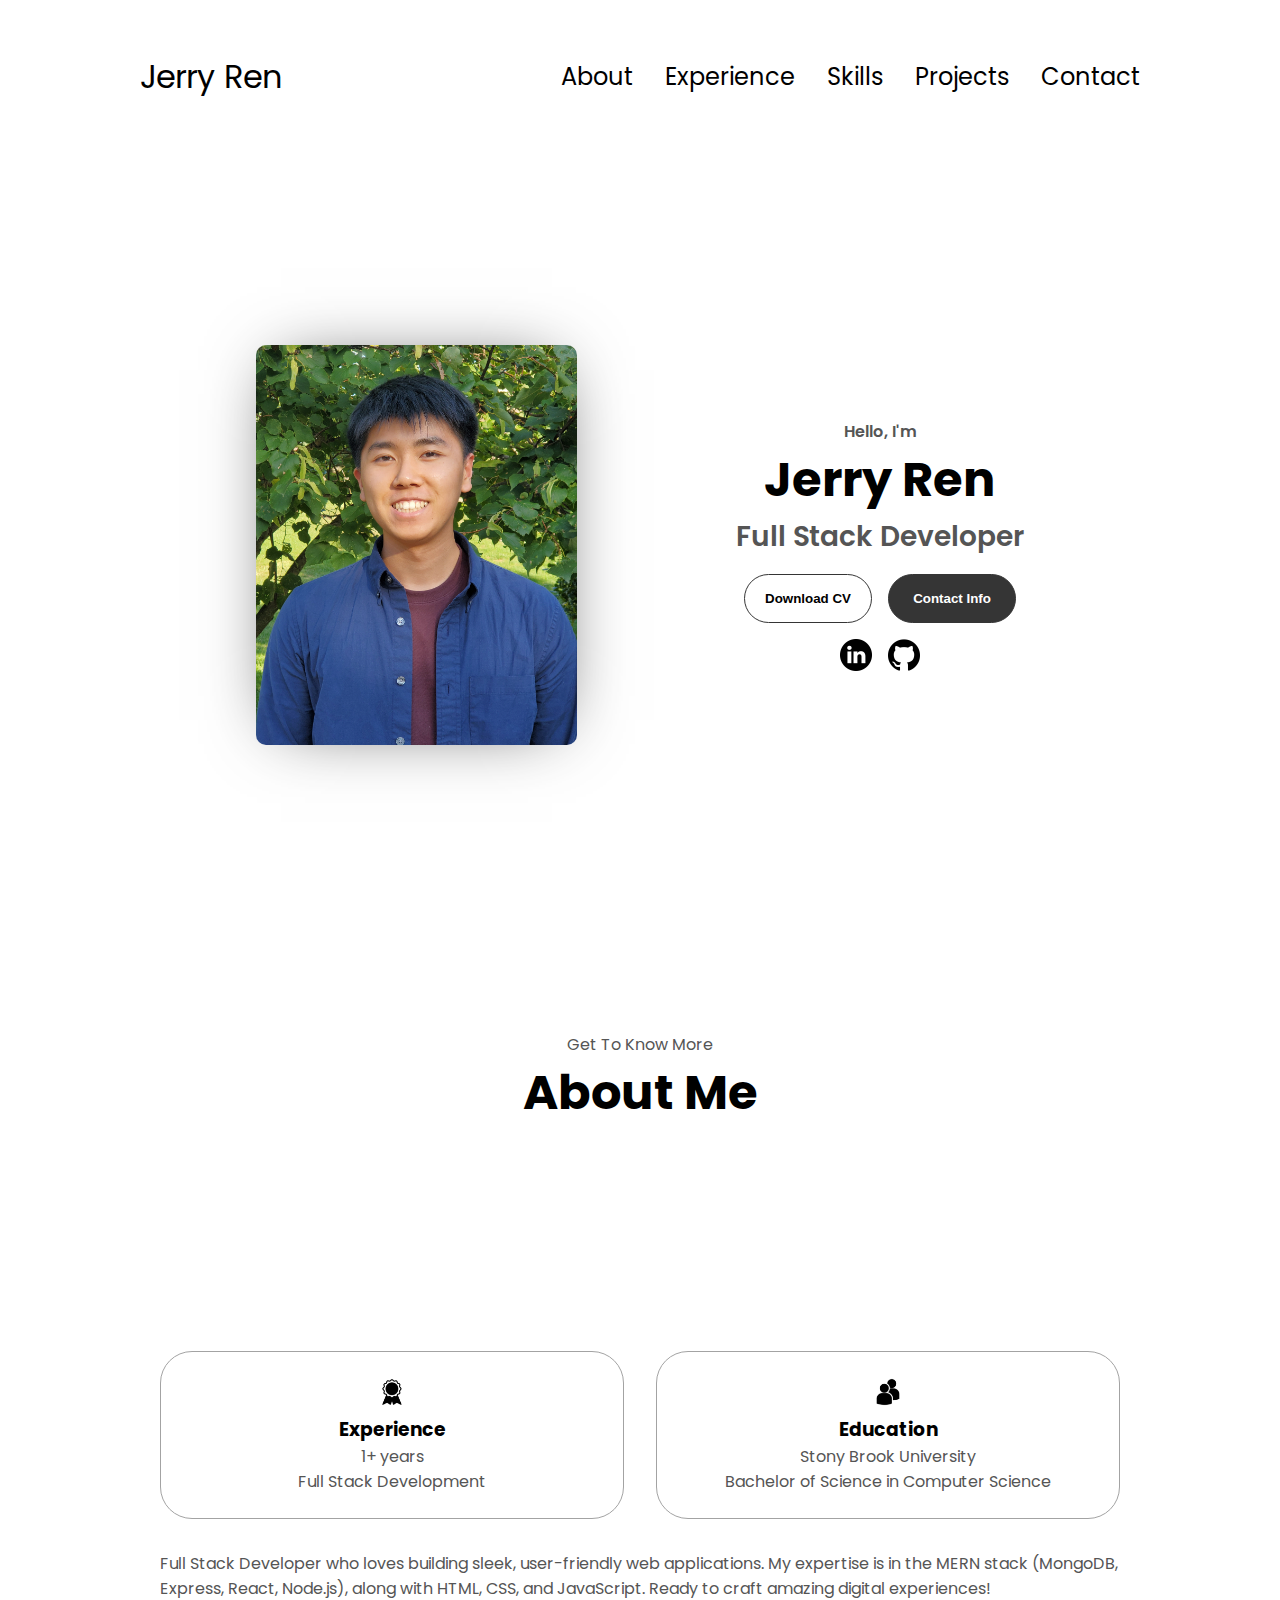
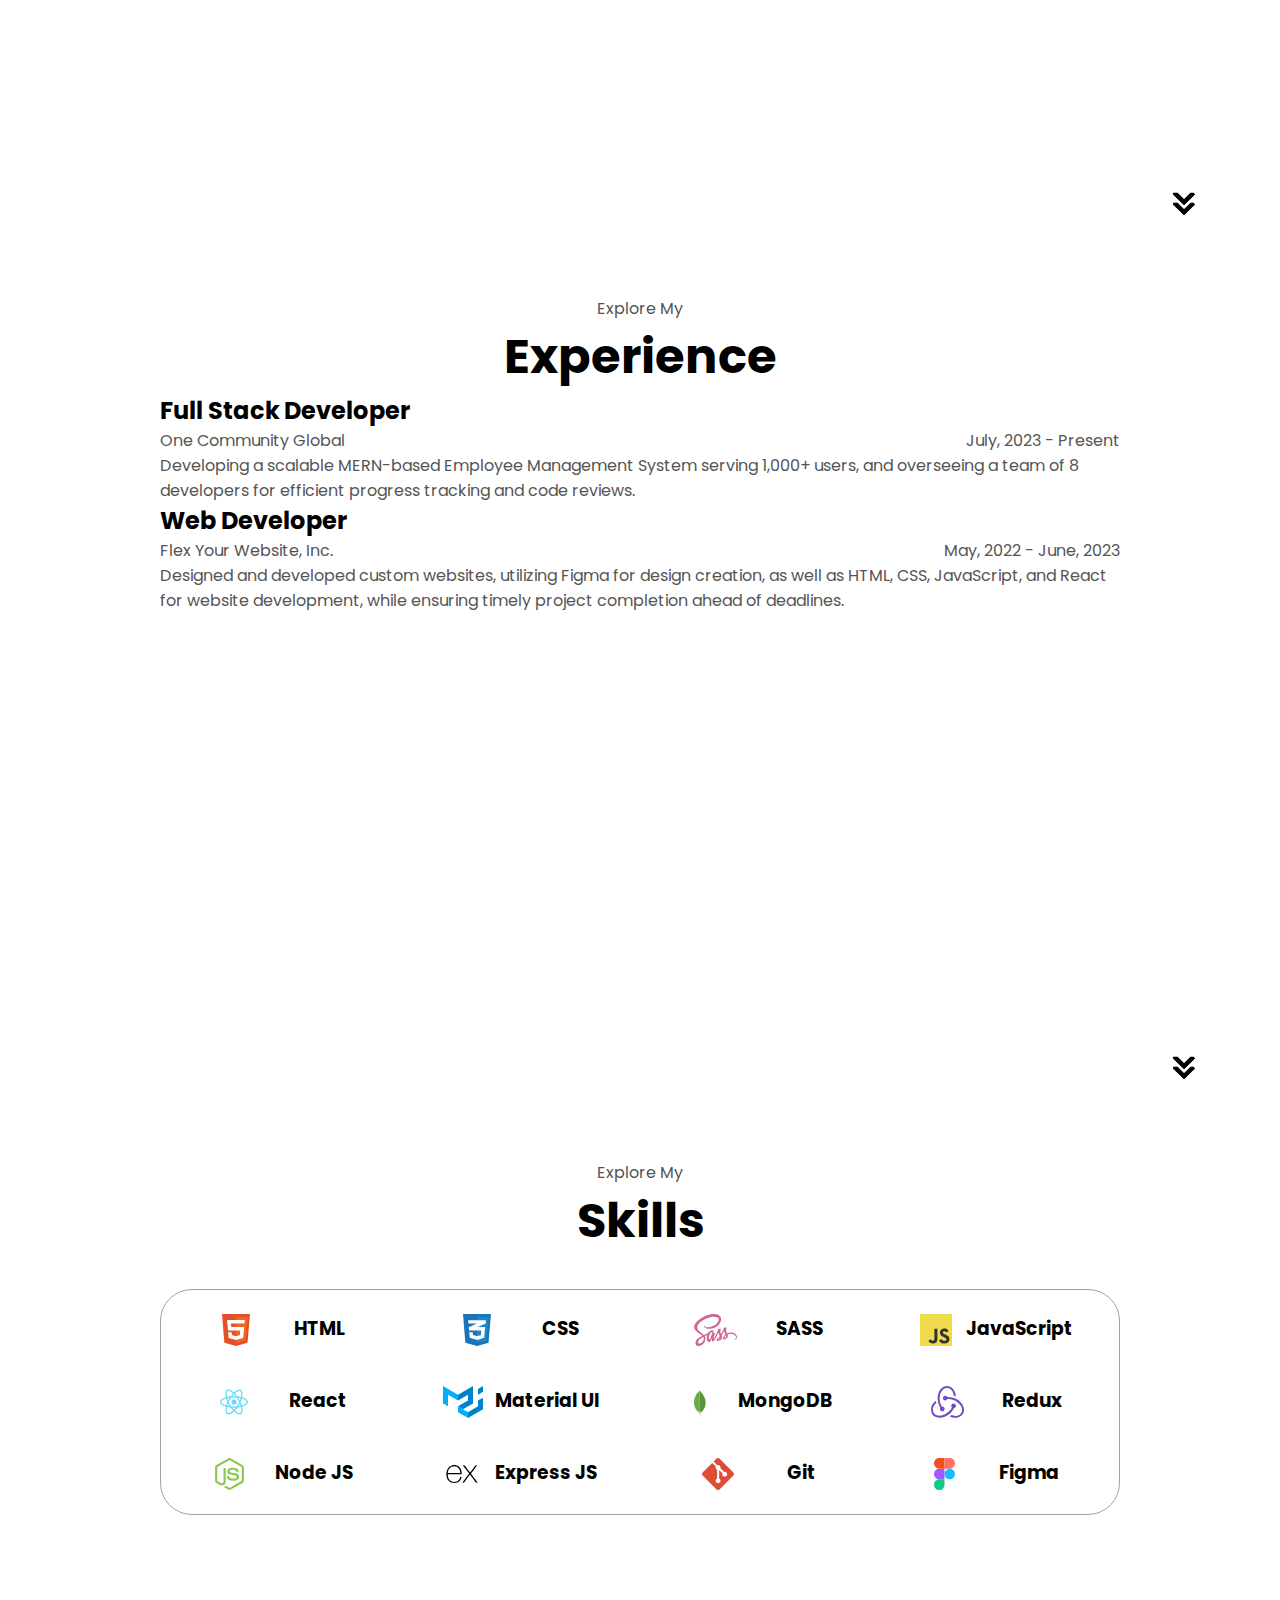
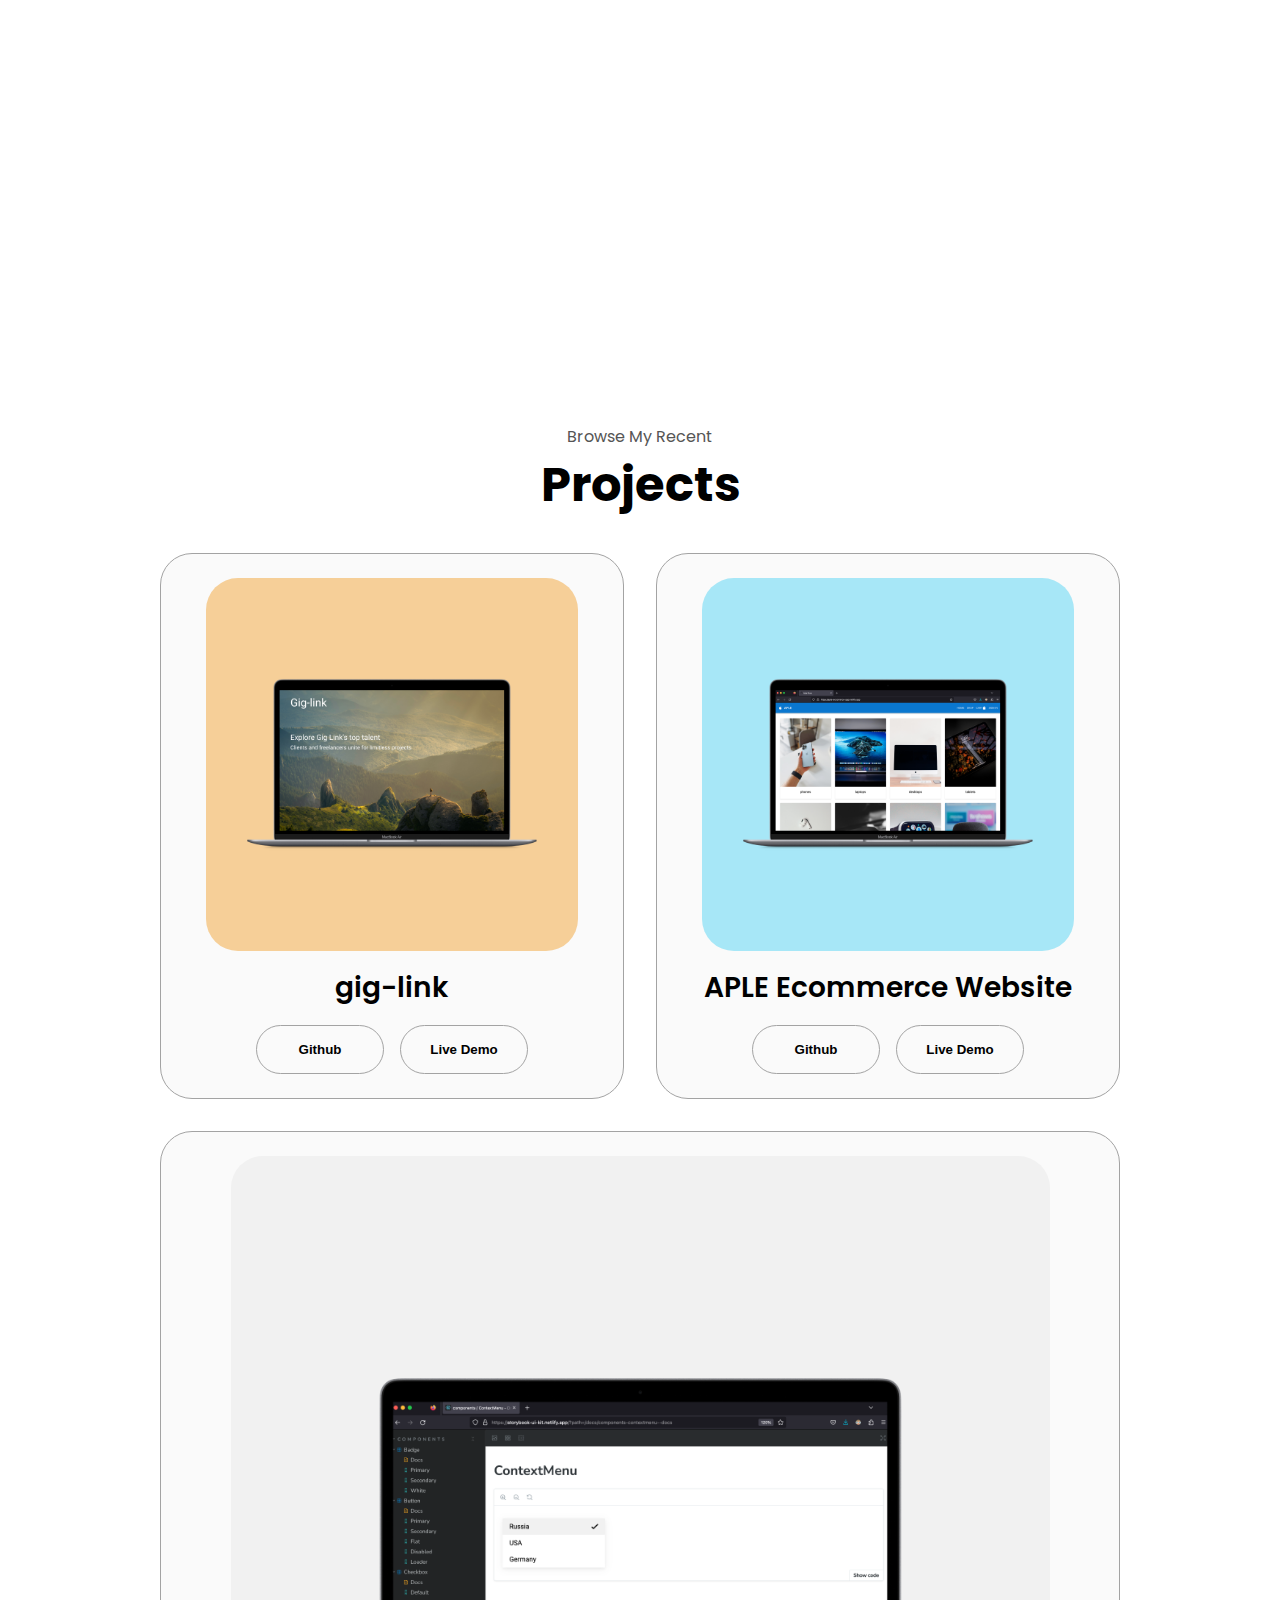
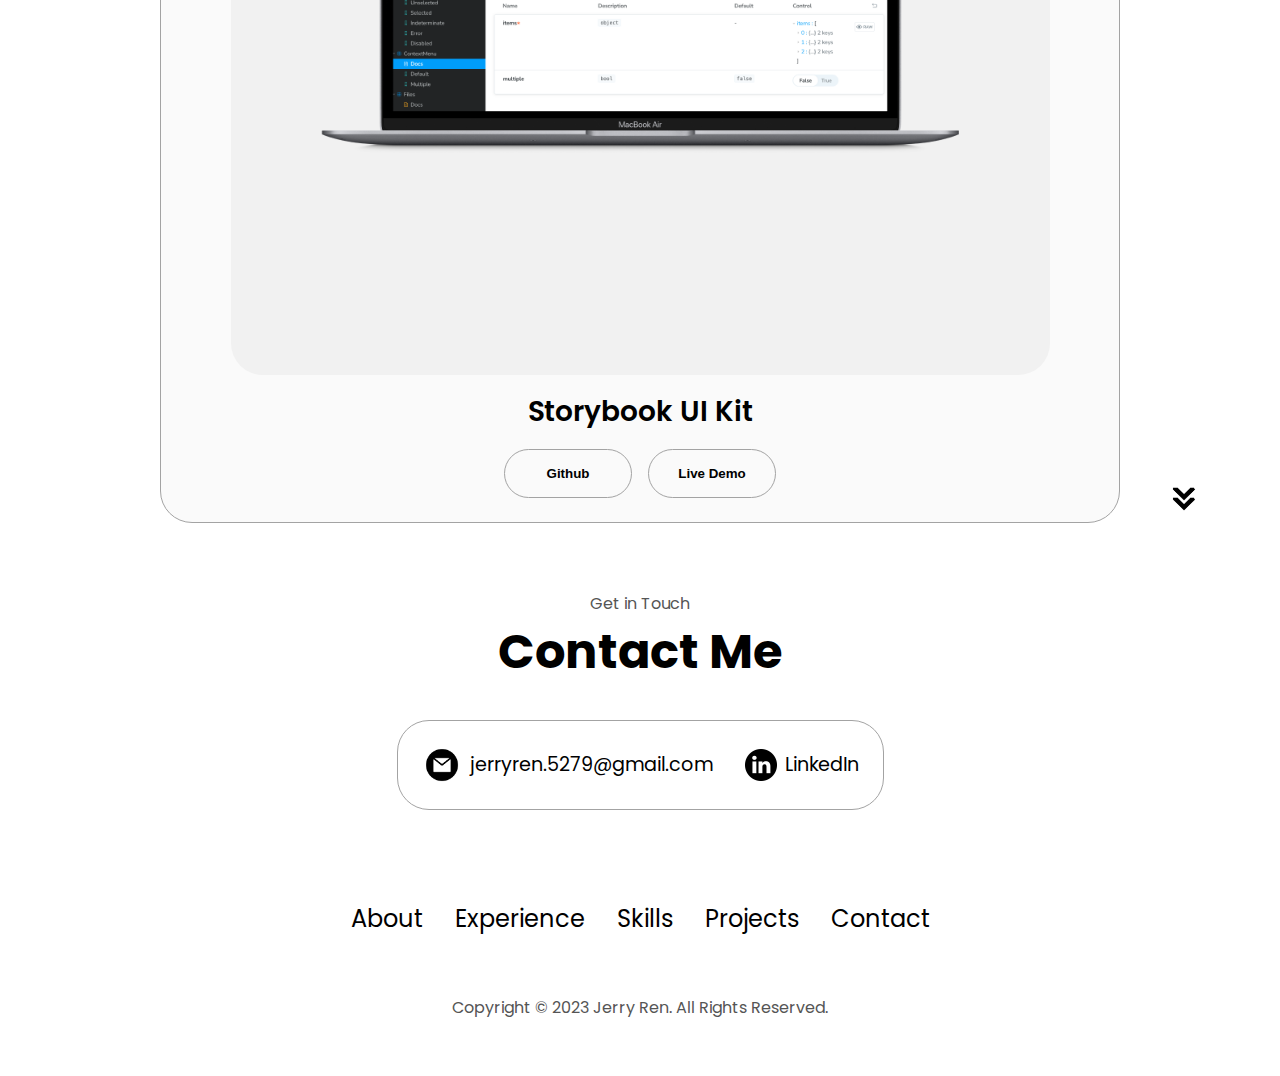
<file: index.html>
<!DOCTYPE html>
<html lang="en">
  <head>
    <meta charset="UTF-8" />
    <meta http-equiv="X-UA-Compatible" content="IE=edge" />
    <meta name="viewport" content="width=device-width, initial-scale=1.0" />
    <title>Jerry Ren</title>
    <link rel="shortcut icon" href="assets/new-favicon.svg" type="image/x-icon" />
    <link rel="stylesheet" href="style.css" />
    <link rel="stylesheet" href="mediaqueries.css" />
  </head>
  <body>
    <nav id="desktop-nav">
      <div class="logo">Jerry Ren</div>
      <div>
        <ul class="nav-links">
          <li><a href="#about">About</a></li>
          <li><a href="#experience">Experience</a></li>
          <li><a href="#skills">Skills</a></li>
          <li><a href="#projects">Projects</a></li>
          <li><a href="#contact">Contact</a></li>
        </ul>
      </div>
    </nav>
    <nav id="hamburger-nav">
      <div class="logo">Jerry Ren</div>
      <div class="hamburger-menu">
        <div class="hamburger-icon" onclick="toggleMenu()">
          <span></span>
          <span></span>
          <span></span>
        </div>
        <div class="menu-links">
          <li><a href="#about" onclick="toggleMenu()">About</a></li>
          <li><a href="#experience" onclick="toggleMenu()">Experience</a></li>
          <li><a href="#skills" onclick="toggleMenu()">Skills</a></li>
          <li><a href="#projects" onclick="toggleMenu()">Projects</a></li>
          <li><a href="#contact" onclick="toggleMenu()">Contact</a></li>
        </div>
      </div>
    </nav>
    <section id="profile">
      <div class="section__pic-container">
        <img id="me" src="./assets/me.jpg" alt="John Doe profile picture" />
      </div>
      <div class="section__text">
        <p class="section__text__p1">Hello, I'm</p>
        <h1 class="title">Jerry Ren</h1>
        <p class="section__text__p2">Full Stack Developer</p>
        <div class="btn-container">
          <button
            class="btn btn-color-2"
            onclick="window.open('https://drive.google.com/file/d/1EkjObMdDoHoBGGMJADJ5uBReJ6R5r_t6/view?usp=share_link')"
          >
            Download CV
          </button>
          <button class="btn btn-color-1" onclick="location.href='./#contact'">
            Contact Info
          </button>
        </div>
        <div id="socials-container">
          <img
            src="./assets/linkedin.png"
            alt="My LinkedIn profile"
            class="icon"
            onclick="window.open('https://linkedin.com/in/jerryr527', '_blank')"
            />
            <img
            src="./assets/github.png"
            alt="My Github profile"
            class="icon"
            onclick="window.open('https://github.com/jerryren527', '_blank')"
          />
        </div>
      </div>
    </section>
    <section id="about">
      <p class="section__text__p1">Get To Know More</p>
      <h1 class="title">About Me</h1>
      <div class="section-container">
        <!-- <div class="section__pic-container">
          <img
            src="./assets/about-pic.png"
            alt="Profile picture"
            class="about-pic"
          />
        </div> -->
        <div class="about-details-container">
          <div class="about-containers">
            <div class="details-container">
              <img
                src="./assets/experience.png"
                alt="Experience icon"
                class="icon"
              />
              <h3>Experience</h3>
              <p>1+ years <br />Full Stack Development</p>
            </div>
            <div class="details-container">
              <img
                src="./assets/education.png"
                alt="Education icon"
                class="icon"
              />
              <h3>Education</h3>
              <!-- <p>B.Sc. Bachelors Degree<br />M.Sc. Masters Degree</p> -->
              <p>Stony Brook University</p>
              <p>Bachelor of Science in Computer Science</p>
            </div>
          </div>
          <div class="text-container">
            <p>
              Full Stack Developer who loves building sleek, user-friendly web applications. My expertise is in the MERN stack (MongoDB, Express, React, Node.js), along with HTML, CSS, and JavaScript. Ready to craft amazing digital experiences!
            </p>
          </div>
        </div>
      </div>
      <img
        src="./assets/arrow.png"
        alt="Arrow icon"
        class="icon arrow"
        onclick="location.href='./#experience'"
      />
    </section>
    <!-- Experience -->
    <section id="experience">
      <p class="section__text__p1">Explore My</p>
      <h1 class="title">Experience</h1>
      <div class="experience-details-container">
        <h2 class="resume_experience_title">Full Stack Developer</h2>
        <div class="resume_experience_subtitle">
          <p class="resume_experience_subtitle--left">One Community Global</p>
          <p class="resume_experience_subtitle--right">July, 2023 - Present</p>
        </div>
        <p>Developing a scalable MERN-based Employee Management System serving 1,000+ users, and overseeing a team of 8 developers for efficient progress tracking and code reviews.</p>
        <!-- <p>Tech Stack: </p> -->
      </div>
      <div class="experience-details-container">
        <h2 class="resume_experience_title">Web Developer</h2>
        <div class="resume_experience_subtitle">
          <p class="resume_experience_subtitle--left">Flex Your Website, Inc.</p>
          <p class="resume_experience_subtitle--right">May, 2022 - June, 2023</p>
        </div>
        <p>Designed and developed custom websites, utilizing Figma for design creation, as well as HTML, CSS, JavaScript, and React for website development, while ensuring timely project completion ahead of deadlines.</p>
        <!-- <p>Tech Stack: </p> -->
      </div>
      <img
        src="./assets/arrow.png"
        alt="Arrow icon"
        class="icon arrow"
        onclick="location.href='./#skills'"
      />
    </section>

    <!-- Skills -->
    <section id="skills">
      <p class="section__text__p1">Explore My</p>
      <h1 class="title">Skills</h1>
      <div class="experience-details-container">
        <div class="about-containers">
          <div class="details-container">
            <!-- <h2 class="experience-sub-title">Frontend Development</h2> -->
            <div class="article-container">
              <article>
                <img
                  src="./assets/html-1.svg"
                  alt="Experience icon"
                  class="icon"
                />
                <div>
                  <h3>HTML</h3>
                  <!-- <p>Experienced</p> -->
                </div>
              </article>
              <article>
                <img
                  src="./assets/css-3.svg"
                  alt="Experience icon"
                  class="icon"
                />
                <div>
                  <h3>CSS</h3>
                  <!-- <p>Experienced</p> -->
                </div>
              </article>
              <article>
                <img
                  src="./assets/sass.svg"
                  alt="Experience icon"
                  class="icon"
                />
                <div>
                  <h3>SASS</h3>
                  <!-- <p>Intermediate</p> -->
                </div>
              </article>
              <article>
                <img
                  src="./assets/logo-javascript.svg"
                  alt="Experience icon"
                  class="icon"
                />
                <div>
                  <h3>JavaScript</h3>
                  <!-- <p>Basic</p> -->
                </div>
              </article>
              <article>
                <img
                  src="./assets/react-2.svg"
                  alt="Experience icon"
                  class="icon"
                />
                <div>
                  <h3>React</h3>
                  <!-- <p>Basic</p> -->
                </div>
              </article>
              <article>
                <img
                  src="./assets/material-ui-1.svg"
                  alt="Experience icon"
                  class="icon"
                />
                <div>
                  <h3>Material UI</h3>
                  <!-- <p>Intermediate</p> -->
                </div>
              </article>

              <article>
                <img
                  src="./assets/mongodb-icon-1.svg"
                  alt="Experience icon"
                  class="icon"
                />
                <div>
                  <h3>MongoDB</h3>
                  <!-- <p>Basic</p> -->
                </div>
              </article>
              <article>
                <img
                  src="./assets/redux.svg"
                  alt="Experience icon"
                  class="icon"
                />
                <div>
                  <h3>Redux</h3>
                  <!-- <p>Basic</p> -->
                </div>
              </article>
              <article>
                <img
                  src="./assets/nodejs-icon.svg"
                  alt="Experience icon"
                  class="icon"
                />
                <div>
                  <h3>Node JS</h3>
                  <!-- <p>Intermediate</p> -->
                </div>
              </article>
              <article>
                <img
                  src="./assets/express.svg"
                  alt="Experience icon"
                  class="icon"
                />
                <div>
                  <h3>Express JS</h3>
                  <!-- <p>Intermediate</p> -->
                </div>
              </article>
              <article>
                <img
                  src="./assets/git-icon.svg"
                  alt="Experience icon"
                  class="icon"
                />
                <div>
                  <h3>Git</h3>
                  <!-- <p>Intermediate</p> -->
                </div>
              </article>
              <article>
                <img
                  src="./assets/figma-1.svg"
                  alt="Experience icon"
                  class="icon"
                />
                <div>
                  <h3>Figma</h3>
                  <!-- <p>Intermediate</p> -->
                </div>
              </article>
            </div>
          </div>
        </div>
      </div>
      <img
        src="./assets/arrow.png"
        alt="Arrow icon"
        class="icon arrow"
        onclick="location.href='./#projects'"
      />
    </section>
    <section id="projects">
      <p class="section__text__p1">Browse My Recent</p>
      <h1 class="title">Projects</h1>
      <div class="experience-details-container">
        <div class="about-containers">
          <div class="details-container color-container">
            <div class="article-container">
              <img
                src="./assets/Gig-link.png"
                alt="Gig-link"
                class="project-img"
              />
            </div>
            <h2 class="experience-sub-title project-title">gig-link</h2>
            <div class="btn-container">
              <button
                class="btn btn-color-2 project-btn"
                onclick="window.open('https://github.com/jerryren527/gig-link', '_blank')"
              >
                Github
              </button>
              <button
                class="btn btn-color-2 project-btn"
                onclick="window.open('https://gig-link.onrender.com/', '_blank')"
              >
                Live Demo
              </button>
            </div>
          </div>
          <div class="details-container color-container">
            <div class="article-container">
              <img
                src="./assets/e-commerce.png"
                alt="Project 2"
                class="project-img"
              />
            </div>
            <h2 class="experience-sub-title project-title">APLE Ecommerce Website</h2>
            <div class="btn-container">
              <button
                class="btn btn-color-2 project-btn"
                onclick="window.open('https://github.com/jerryren527/aple-ecommerce-app', '_blank')"
              >
                Github
              </button>
              <button
                class="btn btn-color-2 project-btn"
                onclick="window.open('https://aple-eccomerce-app.netlify.app/', '_blank')"
              >
                Live Demo
              </button>
            </div>
          </div>
          <div class="details-container color-container">
            <div class="article-container">
              <img
                src="./assets/storybook.png"
                alt="Project 3"
                class="project-img"
              />
            </div>
            <h2 class="experience-sub-title project-title">Storybook UI Kit</h2>
            <div class="btn-container">
              <button
                class="btn btn-color-2 project-btn"
                onclick="window.open('https://github.com/jerryren527/storybook-ui-kit', '_blank')"
              >
                Github
              </button>
              <button
                class="btn btn-color-2 project-btn"
                onclick="window.open('https://storybook-ui-kit.netlify.app/', '_blank')"
              >
                Live Demo
              </button>
            </div>
          </div>
        </div>
      </div>
      <img
        src="./assets/arrow.png"
        alt="Arrow icon"
        class="icon arrow"
        onclick="location.href='./#contact'"
      />
    </section>
    <section id="contact">
      <p class="section__text__p1">Get in Touch</p>
      <h1 class="title">Contact Me</h1>
      <div class="contact-info-upper-container">
        <div class="contact-info-container">
          <img
            src="./assets/email.png"
            alt="Email icon"
            class="icon contact-icon email-icon"
          />
          <p><a href="mailto:examplemail@gmail.com">jerryren.5279@gmail.com</a></p>
        </div>
        <div class="contact-info-container">
          <img
            src="./assets/linkedin.png"
            alt="LinkedIn icon"
            class="icon contact-icon"
          />
          <p><a href="https://www.linkedin.com/in/jerryr527" target="_blank">LinkedIn</a></p>
        </div>
      </div>
    </section>
    <footer>
      <nav>
        <div class="nav-links-container">
          <ul class="nav-links">
            <li><a href="#about">About</a></li>
            <li><a href="#experience">Experience</a></li>
            <li><a href="#skills">Skills</a></li>
            <li><a href="#projects">Projects</a></li>
            <li><a href="#contact">Contact</a></li>
          </ul>
        </div>
      </nav>
      <p>Copyright &#169; 2023 Jerry Ren. All Rights Reserved.</p>
    </footer>
    <script src="script.js"></script>
  </body>
</html>
</file>
<file: style.css>
@import url("https://fonts.googleapis.com/css2?family=Poppins:wght@300;400;500;600&display=swap");

/* Added */

#me {
  border-radius: 10px;
  box-shadow: 0px 0px 68px -25px rgba(0,0,0,0.75);
}

.resume_experience_subtitle {
  display: flex;
  justify-content: space-between;
}


/* ------- */
* {
  margin: 0;
  padding: 0;
}

body {
  font-family: "Poppins", sans-serif;
}

html {
  scroll-behavior: smooth;
}

p {
  color: rgb(85, 85, 85);
}

/* TRANSITION */

a,
.btn {
  transition: all 300ms ease;
}

/* DESKTOP NAV */

nav,
.nav-links {
  display: flex;
}

nav {
  justify-content: space-around;
  align-items: center;
  height: 17vh;
}

.nav-links {
  gap: 2rem;
  list-style: none;
  font-size: 1.5rem;
}

a {
  color: black;
  text-decoration: none;
  text-decoration-color: white;
}

a:hover {
  color: grey;
  text-decoration: underline;
  text-underline-offset: 1rem;
  text-decoration-color: rgb(181, 181, 181);
}

.logo {
  font-size: 2rem;
}

.logo:hover {
  cursor: default;
}

/* HAMBURGER MENU */

#hamburger-nav {
  display: none;
}

.hamburger-menu {
  position: relative;
  display: inline-block;
}

.hamburger-icon {
  display: flex;
  flex-direction: column;
  justify-content: space-between;
  height: 24px;
  width: 30px;
  cursor: pointer;
}

.hamburger-icon span {
  width: 100%;
  height: 2px;
  background-color: black;
  transition: all 0.3 ease-in-out;
}

.menu-links {
  position: absolute;
  top: 100%;
  right: 0;
  background-color: white;
  width: fit-content;
  max-height: 0;
  overflow: hidden;
  transition: all 0.3 ease-in-out;
}

.menu-links a {
  display: block;
  padding: 10px;
  text-align: center;
  font-size: 1.5rem;
  color: black;
  text-decoration: none;
  transition: all 0.3 ease-in-out;
}

.menu-links li {
  list-style: none;
}

.menu-links.open {
  max-height: 300px;
}

.hamburger-icon.open span:first-child {
  transform: rotate(45deg) translate(10px, 5px);
}

.hamburger-icon.open span:nth-child(2) {
  opacity: 0;
}

.hamburger-icon.open span:last-child {
  transform: rotate(-45deg) translate(10px, -5px);
}

.hamburger-icon span:first-child {
  transform: none;
}

.hamburger-icon span:first-child {
  opacity: 1;
}

.hamburger-icon span:first-child {
  transform: none;
}

/* SECTIONS */

section {
  padding-top: 4vh;
  height: 96vh;
  margin: 0 10rem;
  box-sizing: border-box;
  min-height: fit-content;
}

.section-container {
  display: flex;
}

/* PROFILE SECTION */

#profile {
  display: flex;
  justify-content: center;
  gap: 5rem;
  height: 80vh;
}

.section__pic-container {
  display: flex;
  height: 400px;
  width: 400px;
  margin: auto 0;
}

.section__text {
  align-self: center;
  text-align: center;
}

.section__text p {
  font-weight: 600;
}

.section__text__p1 {
  text-align: center;
}

.section__text__p2 {
  font-size: 1.75rem;
  margin-bottom: 1rem;
}

.title {
  font-size: 3rem;
  text-align: center;
}

#socials-container {
  display: flex;
  justify-content: center;
  margin-top: 1rem;
  gap: 1rem;
}

/* ICONS */

.icon {
  cursor: pointer;
  height: 2rem;
}

/* BUTTONS */

.btn-container {
  display: flex;
  justify-content: center;
  gap: 1rem;
}

.btn {
  font-weight: 600;
  transition: all 300ms ease;
  padding: 1rem;
  width: 8rem;
  border-radius: 2rem;
}

.btn-color-1,
.btn-color-2 {
  border: rgb(53, 53, 53) 0.1rem solid;
}

.btn-color-1:hover,
.btn-color-2:hover {
  cursor: pointer;
}

.btn-color-1,
.btn-color-2:hover {
  background: rgb(53, 53, 53);
  color: white;
}

.btn-color-1:hover {
  background: rgb(0, 0, 0);
}

.btn-color-2 {
  background: none;
}

.btn-color-2:hover {
  border: rgb(255, 255, 255) 0.1rem solid;
}

.btn-container {
  gap: 1rem;
}

/* ABOUT SECTION */

#about {
  position: relative;
}

.about-containers {
  gap: 2rem;
  margin-bottom: 2rem;
  margin-top: 2rem;
}

.about-details-container {
  justify-content: center;
  flex-direction: column;
}

.about-containers,
.about-details-container {
  display: flex;
}

.about-pic {
  border-radius: 2rem;
}

.arrow {
  position: absolute;
  right: -5rem;
  bottom: 2.5rem;
}

.details-container {
  padding: 1.5rem;
  flex: 1;
  background: white;
  border-radius: 2rem;
  border: rgb(53, 53, 53) 0.1rem solid;
  border-color: rgb(163, 163, 163);
  text-align: center;
}

.section-container {
  gap: 4rem;
  height: 80%;
}

.section__pic-container {
  height: 400px;
  width: 400px;
  margin: auto 0;
}

/* EXPERIENCE SECTION */

#experience {
  position: relative;
}

.experience-sub-title {
  color: rgb(85, 85, 85);
  font-weight: 600;
  font-size: 1.75rem;
  margin-bottom: 2rem;
}

.experience-details-container {
  display: flex;
  justify-content: center;
  flex-direction: column;
}

.article-container {
  display: flex;
  text-align: initial;
  flex-wrap: wrap;
  flex-direction: row;
  gap: 2.5rem;
  justify-content: space-around;
}

article {
  display: flex;
  width: 10rem;
  justify-content: space-around;
  gap: 0.5rem;
}

article .icon {
  cursor: default;
}

/* PROJECTS SECTION */

#projects {
  position: relative;
}

.color-container {
  border-color: rgb(163, 163, 163);
  background: rgb(250, 250, 250);
}

.project-img {
  border-radius: 2rem;
  width: 90%;
  height: 90%;
}

.project-title {
  margin: 1rem;
  color: black;
}

.project-btn {
  color: black;
  border-color: rgb(163, 163, 163);
}

/* CONTACT */

#contact {
  display: flex;
  justify-content: center;
  flex-direction: column;
  height: 70vh;
}

.contact-info-upper-container {
  display: flex;
  justify-content: center;
  border-radius: 2rem;
  border: rgb(53, 53, 53) 0.1rem solid;
  border-color: rgb(163, 163, 163);
  background: (250, 250, 250);
  margin: 2rem auto;
  padding: 0.5rem;
}

.contact-info-container {
  display: flex;
  align-items: center;
  justify-content: center;
  gap: 0.5rem;
  margin: 1rem;
}

.contact-info-container p {
  font-size: larger;
}

.contact-icon {
  cursor: default;
}

.email-icon {
  height: 2.5rem;
}

/* FOOTER SECTION */

footer {
  height: 26vh;
  margin: 0 1rem;
}

footer p {
  text-align: center;
}


/*=============== REUSABLE CSS CLASSES ===============*/
.container {
  max-width: 1024px;
  margin-inline: 1.5rem;
}

.grid {
  display: grid;
  gap: 1.5rem;
}
</file>
<file: mediaqueries.css>
@media screen and (max-width: 1400px) {
  #profile {
    height: 83vh;
    margin-bottom: 6rem;
  }
  .about-containers {
    flex-wrap: wrap;
  }
  #contact,
  #projects {
    height: fit-content;
  }
}

@media screen and (max-width: 1200px) {
  #desktop-nav {
    display: none;
  }
  #hamburger-nav {
    display: flex;
  }
  #experience,
  .experience-details-container {
    margin-top: 2rem;
  }
  #profile,
  .section-container {
    display: block;
  }
  .arrow {
    display: none;
  }
  section,
  .section-container {
    height: fit-content;
  }
  section {
    margin: 0 5%;
  }
  .section__pic-container {
    width: 275px;
    height: 275px;
    margin: 0 auto 2rem;
  }
  .about-containers {
    margin-top: 0;
  }
}

@media screen and (max-width: 600px) {
  #contact,
  footer {
    height: 40vh;
  }
  #profile {
    height: 83vh;
    margin-bottom: 0;
  }
  article {
    font-size: 1rem;
  }
  footer nav {
    height: fit-content;
    margin-bottom: 2rem;
  }
  .about-containers,
  .contact-info-upper-container,
  .btn-container {
    flex-wrap: wrap;
  }
  .contact-info-container {
    margin: 0;
  }
  .contact-info-container p,
  .nav-links li a {
    font-size: 1rem;
  }
  .experience-sub-title {
    font-size: 1.25rem;
  }
  .logo {
    font-size: 1.5rem;
  }
  .nav-links {
    flex-direction: column;
    gap: 0.5rem;
    text-align: center;
  }
  .section__pic-container {
    width: auto;
    height: 46vw;
    justify-content: center;
  }
  .section__text__p2 {
    font-size: 1.25rem;
  }
  .title {
    font-size: 2rem;
  }
  .text-container {
    text-align: justify;
  }
}

@media screen and (max-width: 400px) {
  .resume_experience_subtitle {
    flex-direction: column;
  }
}
</file>
